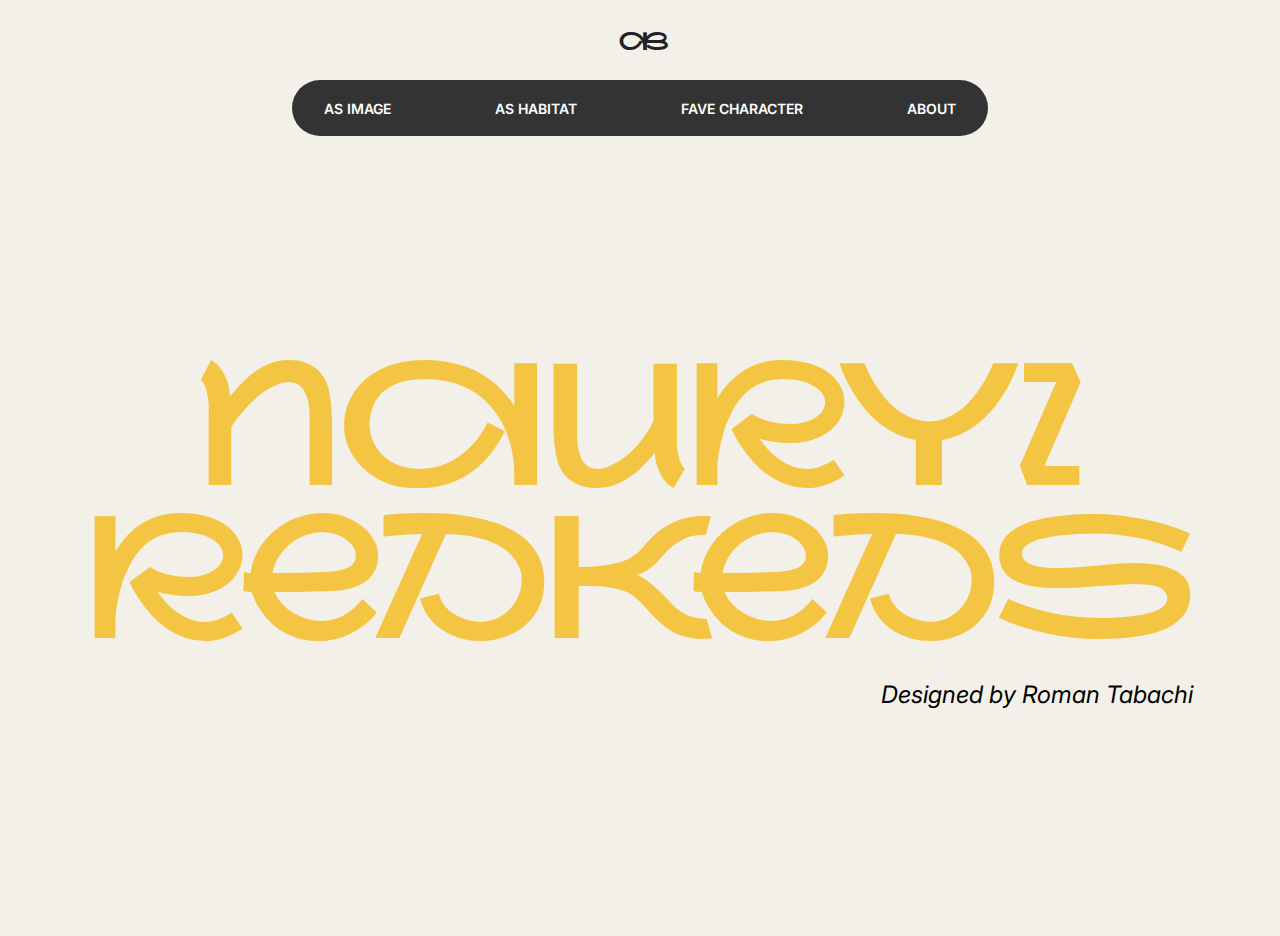
<file: index.html>
<!DOCTYPE html>
<html lang="en">
<head>
    <meta charset="UTF-8">
    <title>Nauryz Redkeds</title>
    <link rel="stylesheet" href="css/style.css">
    <link rel="preconnect" href="https://fonts.googleapis.com">
<link rel="preconnect" href="https://fonts.gstatic.com" crossorigin>
<link href="https://fonts.googleapis.com/css2?family=IBM+Plex+Mono:ital,wght@0,100;0,200;0,300;0,400;0,500;0,600;0,700;1,100;1,200;1,300;1,400;1,500;1,600;1,700&family=Inter:ital,opsz,wght@0,14..32,100..900;1,14..32,100..900&family=League+Spartan:wght@100..900&family=Orbitron:wght@400..900&display=swap" 
rel="stylesheet">
</head>

<body class="home">

    <header class="site-header">
        <div class="header-row">
          <a href="index.html" class="logo">
             <span class="logo-letter">AB</span>
            </a>
        <nav aria-label="Primary navigation">
            <ul class="nav-pill">
            <li><a href="asimage.html"  class="nav-link nav-link--image">AS IMAGE</a></li>
            <li><a href="habitat.html"  class="nav-link nav-link--habitat">AS HABITAT</a></li>
            <li><a href="fav.html"      class="nav-link nav-link--fave">FAVE CHARACTER</a></li>
            <li><a href="about.html"    class="nav-link nav-link--about">ABOUT</a></li>
            </ul>
        </nav>
        </div>
    </header>

    <main>
        <section id="home">
            <div class="hero-block">
            <div class="wrapper">
                <h1 class="hero-title">
                    nauryz <br>
                    redkeds
                </h1>
                 <p class="caption">Designed by Roman Tabachi</p>
            </div>
            </div>
        </section>
    </main>

</body>
</html>
</file>
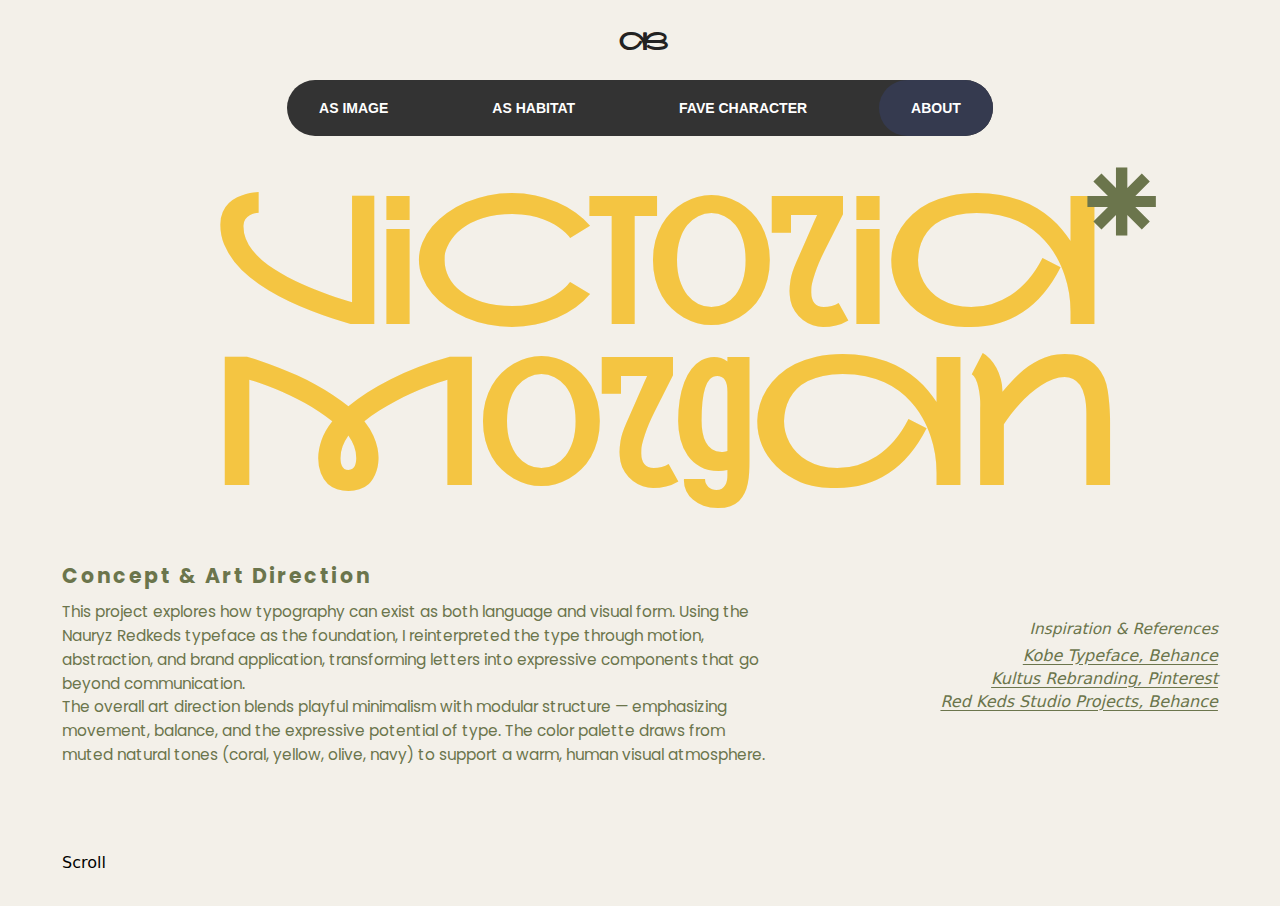
<file: about-me.html>
<!DOCTYPE html>
<html lang="en">
<head>
  <meta charset="UTF-8">
  <title>About Me– Nauryz Redkeds</title>
  <link rel="stylesheet" href="css/style.css">
  <link rel="stylesheet" href="css/about-me.css">
    <link rel="preconnect" href="https://fonts.googleapis.com">
<link rel="preconnect" href="https://fonts.gstatic.com" crossorigin>
<link href="https://fonts.googleapis.com/css2?family=Poppins:ital,wght@0,100;0,200;0,300;0,400;0,500;0,600;0,700;0,800;0,900;1,100;1,200;1,300;1,400;1,500;1,600;1,700;1,800;1,900&display=swap" rel="stylesheet">

  
</head>

<body data-nextpage="" data-prevpage="about.html" >

  <header class="site-header">
    <div class="header-row">
      <a href="index.html" class="logo">
        <span class="logo-letter">AB</span>
      </a>
      <nav aria-label="Primary navigation">
        <ul class="nav-pill">
          <li><a href="asimage.html"  class="nav-link nav-link--image">AS IMAGE</a></li>
          <li><a href="habitat.html"  class="nav-link nav-link--habitat">AS HABITAT</a></li>
          <li><a href="fav.html"      class="nav-link nav-link--fave">FAVE CHARACTER</a></li>
          <li><a href="about.html"    class="nav-link nav-link--about is-active">ABOUT</a></li>
        </ul>
      </nav>
    </div>
  </header>

  <main class="project-main">
    <!-- BIG NAME + STAR -->
    <section class="project-hero">
      <div class="project-name-wrap">
        <span class="project-label">Project by</span>

        <div class="project-name">
          <span class="project-line">viCtoriA</span>
          <span class="project-line">MorgAN</span>
        </div>
      </div>

      <div class="project-star">*</div>
    </section>

    <!-- COPY + REFERENCES -->
    <section class="project-body">
      <div class="project-copy">
        <h2 class="project-heading">Concept &amp; Art Direction</h2>

        <p>
          This project explores how typography can exist as both language and visual form.
          Using the Nauryz Redkeds typeface as the foundation, I reinterpreted the type
          through motion, abstraction, and brand application, transforming letters into
          expressive components that go beyond communication.

        </p>

        <p>
          The overall art direction blends playful minimalism with modular structure —
          emphasizing movement, balance, and the expressive potential of type. The color
          palette draws from muted natural tones (coral, yellow, olive, navy) to support
          a warm, human visual atmosphere.
        </p>
      </div>

      <aside class="project-refs">
        <p class="project-refs-heading">Inspiration &amp; References</p>
        <ul class="project-refs-list">
          <li><a href="https://www.behance.net/gallery/113000909/Kobe-Typeface" target="_blank">Kobe Typeface, Behance</a></li>
          <li><a href="https://www.pinterest.com/pin/668221663505263153/" target="_blank">Kultus Rebranding, Pinterest</a></li>
          <li><a href="https://www.behance.net/gallery/196325487/FREE-FONT-NAURYZREDKEDS" target="_blank">Red Keds Studio Projects, Behance</a></li>
        </ul>
      </aside>

      <p class="scroll-hint">
  Scroll 
</p>
    </section>
  </main>
<script src="scroll-nav.js"></script>
</body>
</html>
</file>
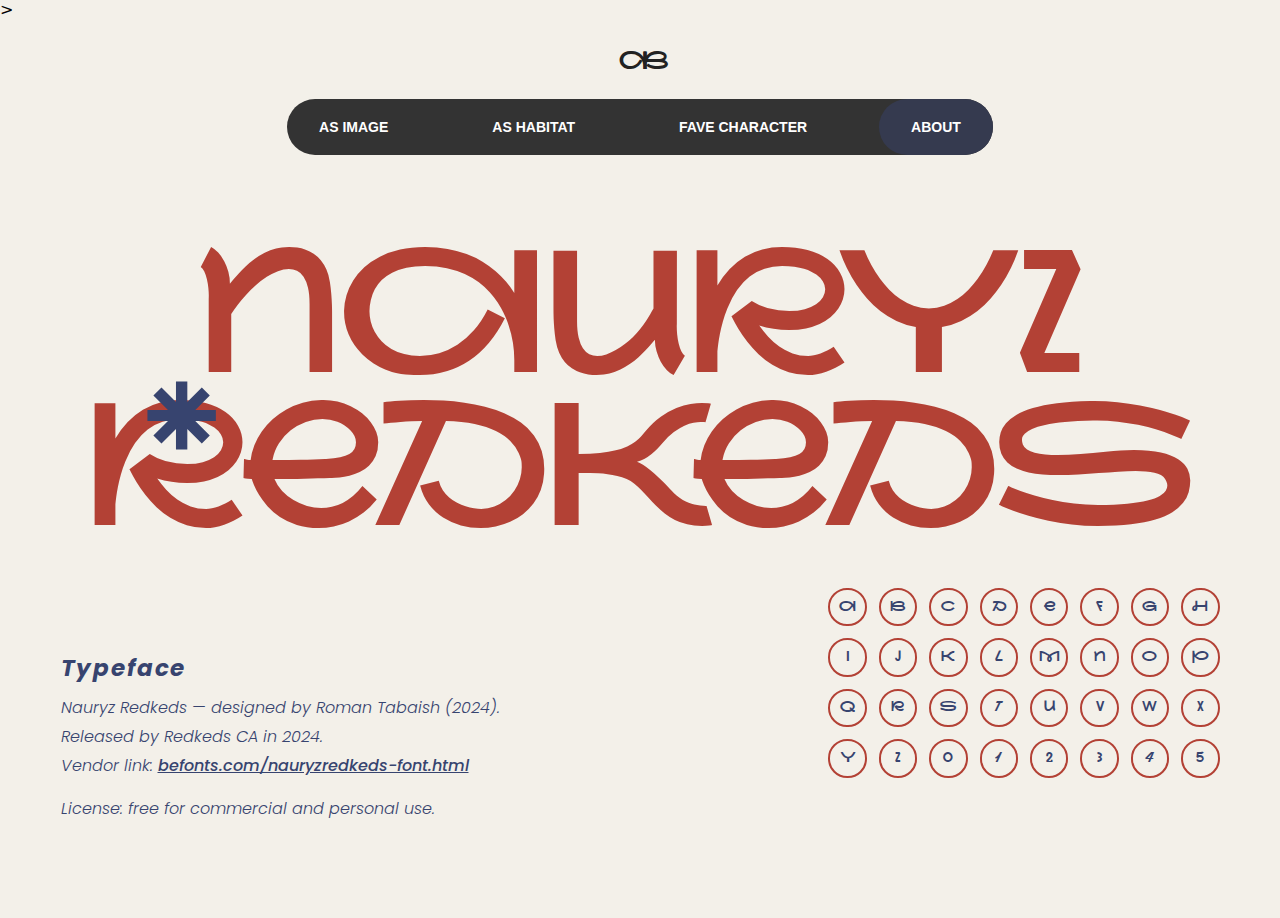
<file: about.html>
<!DOCTYPE html>
<html lang="en">
<head>
  <meta charset="UTF-8">
  <title>About – Nauryz Redkeds</title>
  <link rel="stylesheet" href="css/style.css">
  <link rel="stylesheet" href="css/about.css">
    <link rel="preconnect" href="https://fonts.googleapis.com">
<link rel="preconnect" href="https://fonts.gstatic.com" crossorigin>
<link href="https://fonts.googleapis.com/css2?family=Poppins:ital,wght@0,100;0,200;0,300;0,400;0,500;0,600;0,700;0,800;0,900;1,100;1,200;1,300;1,400;1,500;1,600;1,700;1,800;1,900&display=swap" rel="stylesheet">

  
</head>

<body data-nextpage="about-me.html" data-prevpage=""></body>>

  <header class="site-header">
    <div class="header-row">
      <a href="index.html" class="logo">
        <span class="logo-letter">AB</span>
      </a>
      <nav aria-label="Primary navigation">
        <ul class="nav-pill">
          <li><a href="asimage.html"  class="nav-link nav-link--image">AS IMAGE</a></li>
          <li><a href="habitat.html"  class="nav-link nav-link--habitat">AS HABITAT</a></li>
          <li><a href="fav.html"      class="nav-link nav-link--fave">FAVE CHARACTER</a></li>
          <li><a href="about.html"    class="nav-link nav-link--about is-active">ABOUT</a></li>
        </ul>
      </nav>
    </div>
  </header>

  <main class="about-main">
    <section class="about-hero">
      <div class="about-star">*</div>

      <div class="about-name">
        <span class="about-line">NAURYZ</span>
        <span class="about-line">REDKEDS</span>
      </div>
    </section>

    <section class="about-bottom">
      <div class="about-info">
        <h2 class="about-copy about-copy-title">Typeface</h2>

        <p class="about-copy">
          Nauryz Redkeds — designed by Roman Tabaish (2024).<br>
          Released by Redkeds CA in 2024.<br>
          Vendor link:
          <a href="https://befonts.com/nauryzredkeds-font.html" target="_blank">
            befonts.com/nauryzredkeds-font.html
          </a>
        </p>

        <p class="about-copy">
          License: free for commercial and personal use.
        </p>
      </div>

      <div class="glyph-wrap">
        <div class="glyph-grid glyph-letters">
          <span class="glyph">a</span>
          <span class="glyph">b</span>
          <span class="glyph">c</span>
          <span class="glyph">d</span>
          <span class="glyph">e</span>
          <span class="glyph">f</span>
          <span class="glyph">g</span>
          <span class="glyph">h</span>
          <span class="glyph">i</span>
          <span class="glyph">j</span>
          <span class="glyph">k</span>
          <span class="glyph">l</span>
          <span class="glyph">m</span>
          <span class="glyph">n</span>
          <span class="glyph">o</span>
          <span class="glyph">p</span>
          <span class="glyph">q</span>
          <span class="glyph">r</span>
          <span class="glyph">s</span>
          <span class="glyph">t</span>
          <span class="glyph">u</span>
          <span class="glyph">v</span>
          <span class="glyph">w</span>
          <span class="glyph">x</span>
          <span class="glyph">y</span>
          <span class="glyph">z</span>
          <span class="glyph">0</span>
          <span class="glyph">1</span>
          <span class="glyph">2</span>
          <span class="glyph">3</span>
          <span class="glyph">4</span>
          <span class="glyph">5</span>
        </div>
      </div>
    </section>
  </main>
<script src="scroll-nav.js"></script>
</body>
</html>
</file>
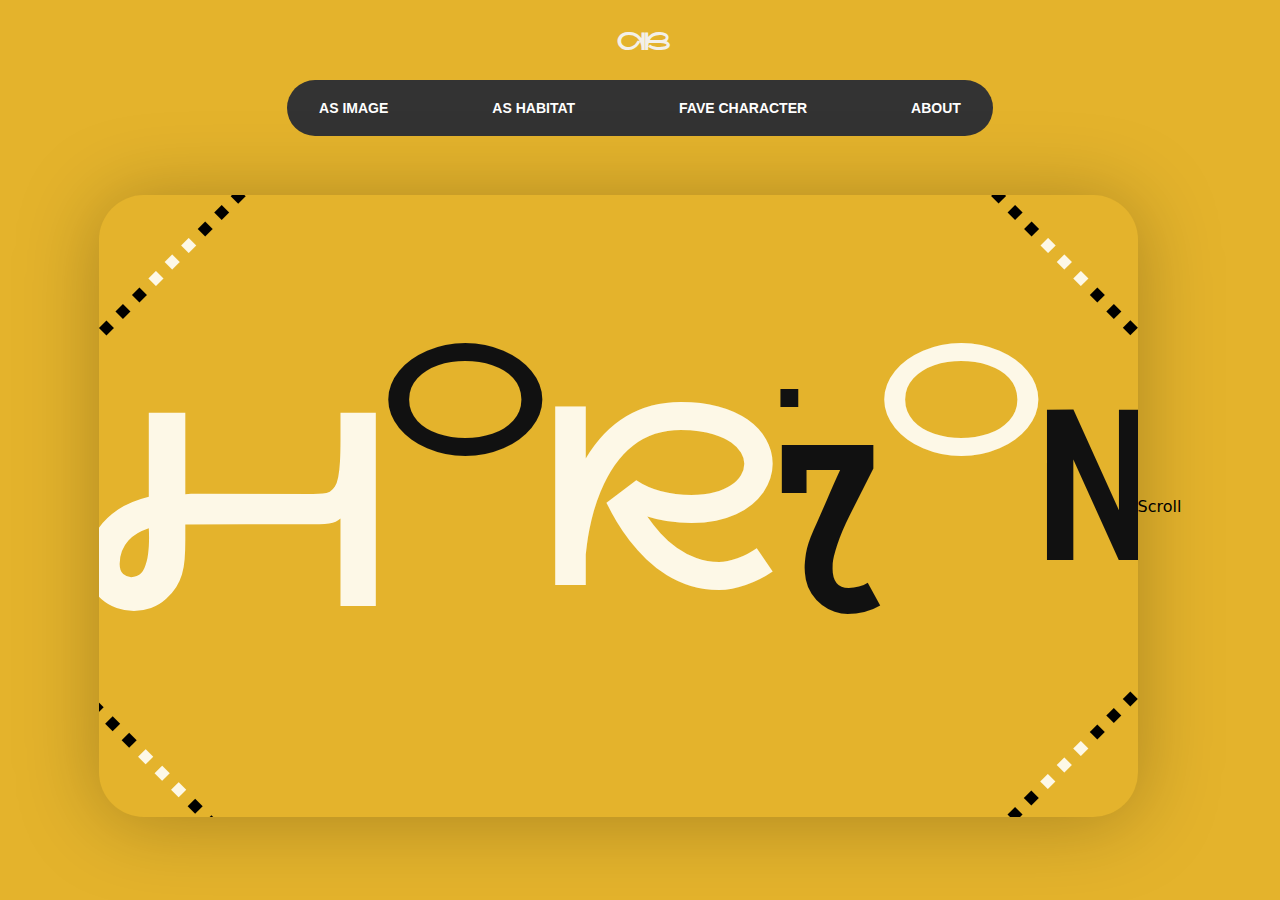
<file: asimage-yellow.html>
<!DOCTYPE html>
<html lang="en">
<head>
  <meta charset="UTF-8">
  <title>As Image – Yellow</title>
  <link rel="stylesheet" href="css/style.css">          
  <link rel="stylesheet" href="css/asimage-yellow.css"> 
</head>

<body data-nextpage="" data-prevpage="asimage.html">
  <header class="site-header">
    <div class="header-row">
      <a href="index.html" class="logo">
        <span class="logo-letter">A</span>
        <span class="logo-letter">B</span>
      </a>

      <nav aria-label="Primary navigation">
        <ul class="nav-pill">
          <li><a href="asimage.html"        class="nav-link nav-link--image">AS IMAGE</a></li>
          <li><a href="habitat.html"        class="nav-link nav-link--habitat">AS HABITAT</a></li>
          <li><a href="fav.html"            class="nav-link nav-link--fave">FAVE CHARACTER</a></li>
          <li><a href="about.html"          class="nav-link nav-link--about">ABOUT</a></li>
        </ul>
      </nav>
    </div>
  </header>

  <main>
    <section class="image-section">
      <div class="image-card">

        <h2 class="image-word">
          <span class="image-letter image-letter--H">H</span>
          <span class="image-letter image-letter--O image-letter--O1">O</span>
          <span class="image-letter image-letter--R">R</span>
          <span class="image-letter image-letter--I">.</span>
          <span class="image-letter image-letter--Z">ч</span> 
          <span class="image-letter image-letter--O image-letter--O2">O</span>
          <span class="image-letter image-letter--N">n</span>
        </h2>

        <div class="corner corner--tl">
             <span class="dot-black">■</span>
            <span class="dot-black">■</span>
            <span class="dot-black">■</span>

            <span class="dot-white">■</span>
            <span class="dot-white">■</span>
            <span class="dot-white">■</span>

            <span class="dot-black">■</span>
            <span class="dot-black">■</span>
            <span class="dot-black">■</span>
        </div>
        <div class="corner corner--tr">
             <span class="dot-black">■</span>
            <span class="dot-black">■</span>
            <span class="dot-black">■</span>

            <span class="dot-white">■</span>
            <span class="dot-white">■</span>
            <span class="dot-white">■</span>

            <span class="dot-black">■</span>
            <span class="dot-black">■</span>
            <span class="dot-black">■</span>
        </div>
        <div class="corner corner--bl">
             <span class="dot-black">■</span>
            <span class="dot-black">■</span>
            <span class="dot-black">■</span>

            <span class="dot-white">■</span>
            <span class="dot-white">■</span>
            <span class="dot-white">■</span>

            <span class="dot-black">■</span>
            <span class="dot-black">■</span>
            <span class="dot-black">■</span>
            <span class="dot-black">■</span>
        </div>
        <div class="corner corner--br">
             <span class="dot-black">■</span>
            <span class="dot-black">■</span>
            <span class="dot-black">■</span>

            <span class="dot-white">■</span>
            <span class="dot-white">■</span>
            <span class="dot-white">■</span>

            <span class="dot-black">■</span>
            <span class="dot-black">■</span>
            <span class="dot-black">■</span>
        </div>
 </div>
 <p class="scroll-hint">
  Scroll 
</p>
    
     
    </section>
  </main>
  <script src="scroll-nav.js"></script>
</body>
</html>
</file>
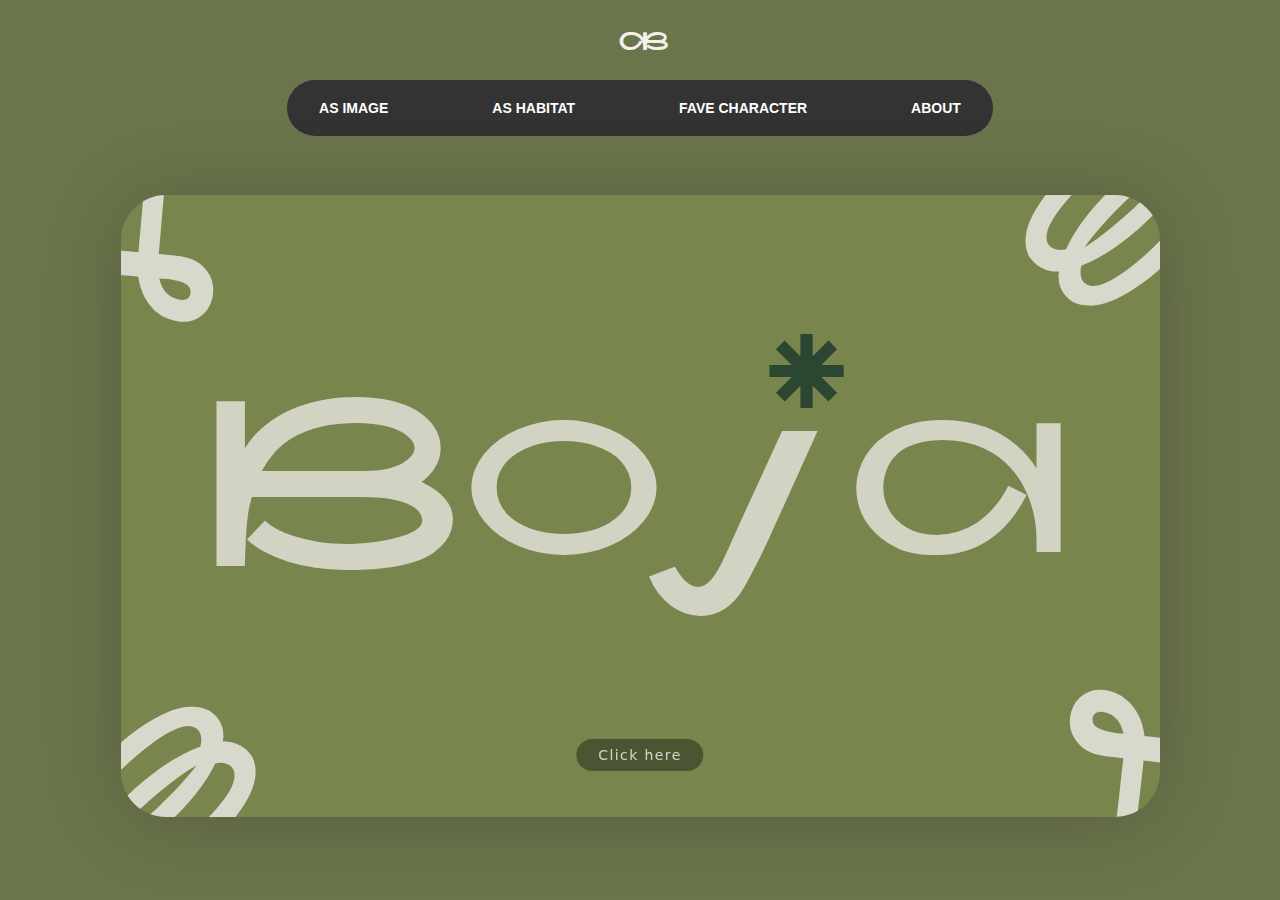
<file: asimage.html>
<!DOCTYPE html>
<html lang="en">
<head>
    <meta charset="UTF-8">
    <title>As Image </title>
    <link rel="stylesheet" href="css/style.css">
     <link rel="stylesheet" href="css/asimage.css">
</head>


<body data-nextpage="asimage-yellow.html" data-prevpage="">

    <header class="site-header">
        <div class="header-row">
             <a href="index.html" class="logo">
             <span class="logo-letter">AB</span>
            </a>
        <nav aria-label="Primary navigation">
            <ul class="nav-pill">
            <li><a href="asimage.html"  class="nav-link nav-link--image">AS IMAGE</a></li>
            <li><a href="habitat.html"  class="nav-link nav-link--habitat">AS HABITAT</a></li>
            <li><a href="fav.html"      class="nav-link nav-link--fave">FAVE CHARACTER</a></li>
            <li><a href="about.html"    class="nav-link nav-link--about">ABOUT</a></li>
            </ul>
        </nav>
        </div>
    </header>

   <main>
    <section class="image-section">
      <div class="image-card">
        <h2 class="image-word">
        <span class="image-char image-char--b">B</span>
        <span class="image-char image-char--o">O</span>
        <span class="image-char image-char--j">j</span>
        <span class="image-char image-char--a">A</span>
        </h2>


        <span class="image-letter image-letter--tl">з</span>
        <span class="image-letter image-letter--tr">H</span>
        <span class="image-letter image-letter--bl">з</span>
        <span class="image-letter image-letter--br">H</span>
        <span class="image-star">*</span>

        <a href="asimage-yellow.html" class="scroll-hint">Click here</a>
      </div>
    
    </section>
  </main>
 <!--  <script src="scroll-nav.js"></script> -->
</body>
</html>
</file>
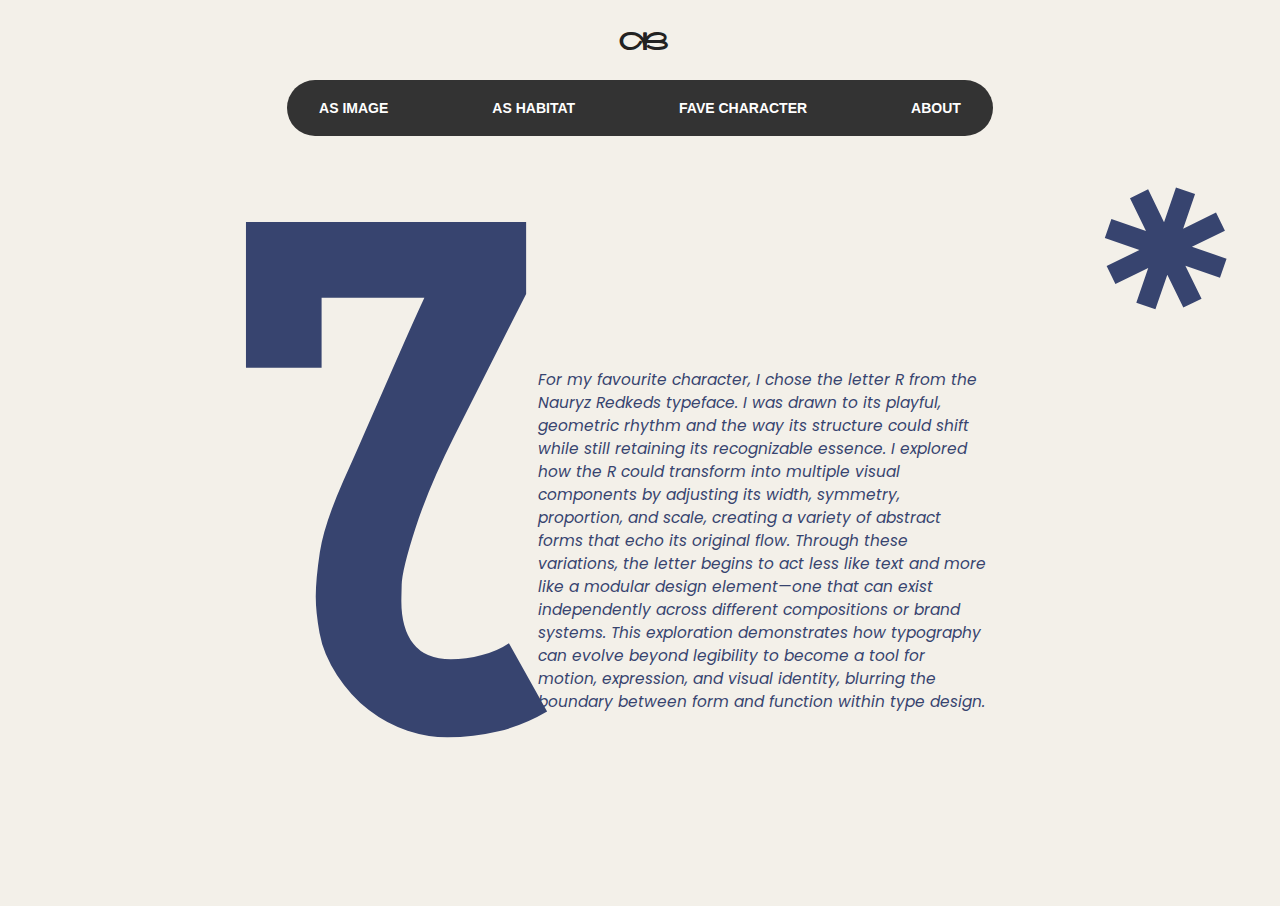
<file: fav.html>
<!DOCTYPE html>
<html lang="en">
<head>
    <meta charset="UTF-8">
    <title>Favorite Character- NauryzRedkeds </title>
    <link rel="stylesheet" href="css/style.css">
    <link rel="stylesheet" href="css/fav.css">
    <link rel="preconnect" href="https://fonts.googleapis.com">
<link rel="preconnect" href="https://fonts.gstatic.com" crossorigin>
<link href="https://fonts.googleapis.com/css2?family=Poppins:ital,wght@0,100;0,200;0,300;0,400;0,500;0,600;0,700;0,800;0,900;1,100;1,200;1,300;1,400;1,500;1,600;1,700;1,800;1,900&display=swap" rel="stylesheet">
</head>

<body>

    <header class="site-header">
        <div class="header-row">
            <a href="index.html" class="logo">
             <span class="logo-letter">AB</span>
            </a>
        <nav aria-label="Primary navigation">
            <ul class="nav-pill">
            <li><a href="asimage.html"  class="nav-link nav-link--image">AS IMAGE</a></li>
            <li><a href="habitat.html"  class="nav-link nav-link--habitat">AS HABITAT</a></li>
            <li><a href="fav.html"      class="nav-link nav-link--fave">FAVE CHARACTER</a></li>
            <li><a href="about.html"    class="nav-link nav-link--about">ABOUT</a></li>
            </ul>
        </nav>
        </div>
    </header>

<main class="fav-main">
 <section class="fav-hero">
    <div class="fav-left">
      <a href= "ascomp.html" class="fav-letter-link">
        <span class="fav-letter">r</span>
        <span class="fav-tag">cLick hErE</span>
      </a>
    </div>

    <div class="fav-right">
      <p>
          For my favourite character, I chose the letter R from the Nauryz Redkeds typeface.
          I was drawn to its playful, geometric rhythm and the way its structure could shift
          while still retaining its recognizable essence. I explored how the R could transform into multiple visual components by adjusting its
          width, symmetry, proportion, and scale, creating a variety of abstract forms that echo
          its original flow. Through these variations, the letter begins to act less like text and more like a modular
          design element—one that can exist independently across different compositions or brand
          systems. This exploration demonstrates how typography can evolve beyond legibility to become a tool
          for motion, expression, and visual identity, blurring the boundary between form and
          function within type design.
        </p>
    </div>

    <div class="fav-star">*</div>
  </section>

</main>

</body>
</html>
</file>
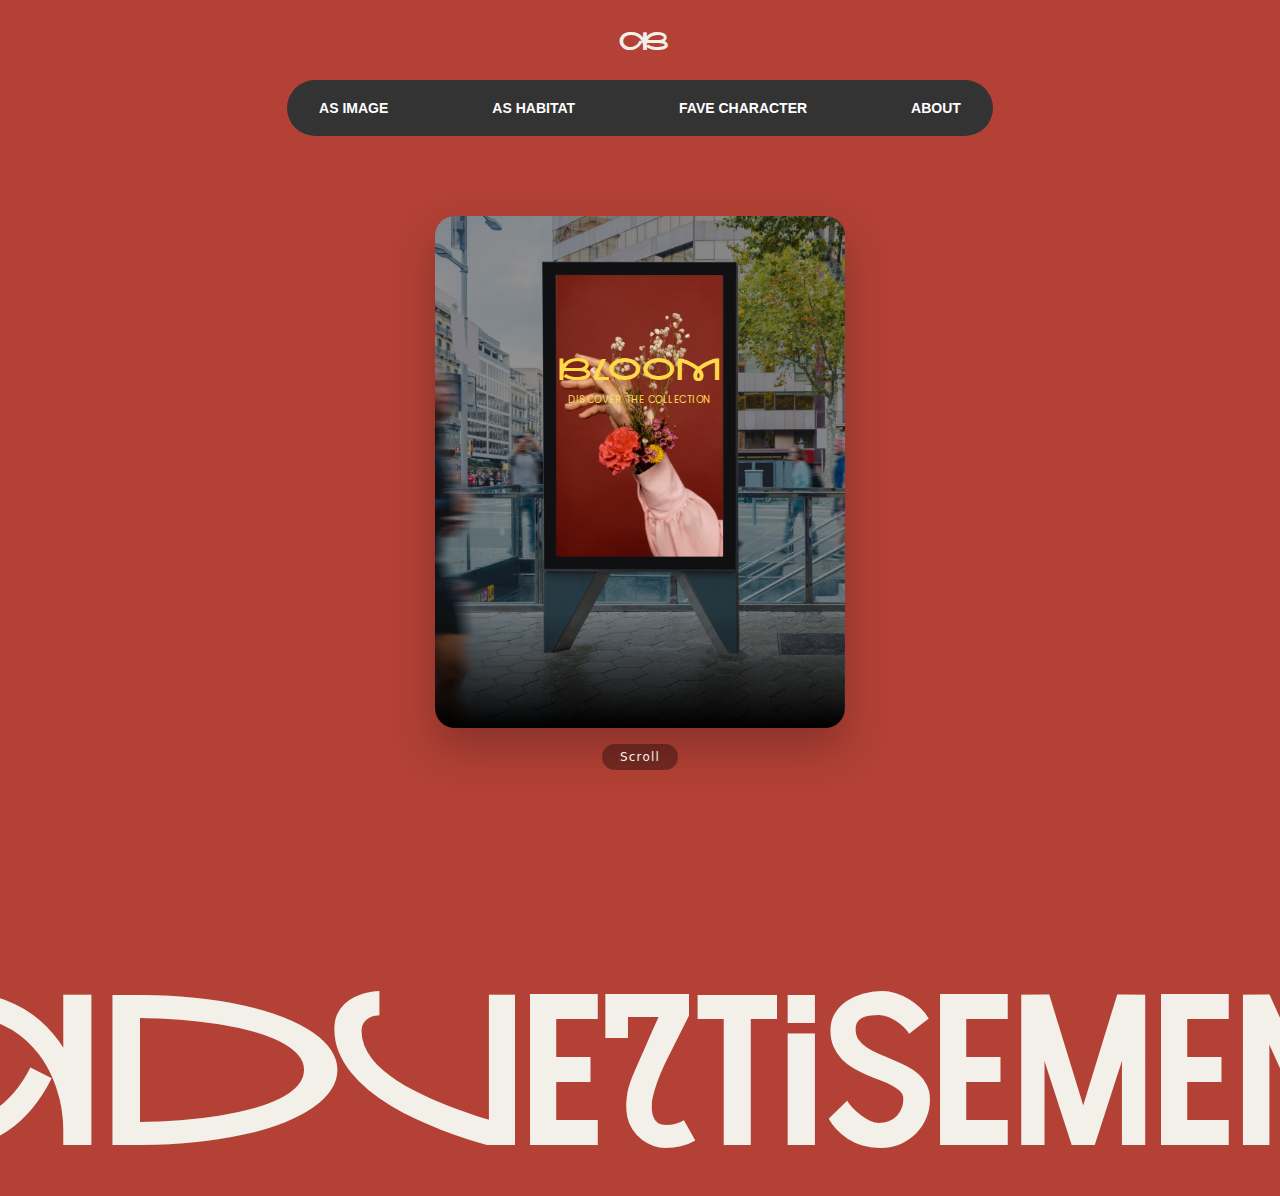
<file: habitat-ad.html>
<!DOCTYPE html>
<html lang="en">
<head>
    <meta charset="UTF-8">
    <title>In Habitat</title>
    <link rel="stylesheet" href="css/style.css">
    <link rel="stylesheet" href="css/habitat-ad.css">
    <link rel="preconnect" href="https://fonts.googleapis.com">
<link rel="preconnect" href="https://fonts.gstatic.com" crossorigin>
<link href="https://fonts.googleapis.com/css2?family=Poppins:ital,wght@0,100;0,200;0,300;0,400;0,500;0,600;0,700;0,800;0,900;1,100;1,200;1,300;1,400;1,500;1,600;1,700;1,800;1,900&display=swap" rel="stylesheet">
</head>

<body  data-nextpage="habitat-pk.html" data-prevpage="habitat.html">

    <header class="site-header">
        <div class="header-row">
            <a href="index.html" class="logo">
             <span class="logo-letter">AB</span>
            </a>
        <nav aria-label="Primary navigation">
            <ul class="nav-pill">
            <li><a href="asimage.html"  class="nav-link nav-link--image">AS IMAGE</a></li>
            <li><a href="habitat.html"  class="nav-link nav-link--habitat">AS HABITAT</a></li>
            <li><a href="fav.html"      class="nav-link nav-link--fave">FAVE CHARACTER</a></li>
            <li><a href="about.html"    class="nav-link nav-link--about">ABOUT</a></li>
            </ul>
        </nav>
        </div>
    </header>

<main>
    <section id="page" class="ad-main">
        <div class="ad-frame">
            <img src="images/billboard.png" alt="Bloom billboard" class="ad-image">
           <div class="board">
             <span class="board-main">BLOOM</span>
             <span class="board-sub">DISCOVER THE COLLECTION</span>
        </div>
         <p class="scroll-hint">
  Scroll 
</p>
        <h1 class="page-title">Advertisement</h1> 
        </div>
    </section>
</main>
<script src="scroll-nav.js"></script>
</body>
</html>
</file>
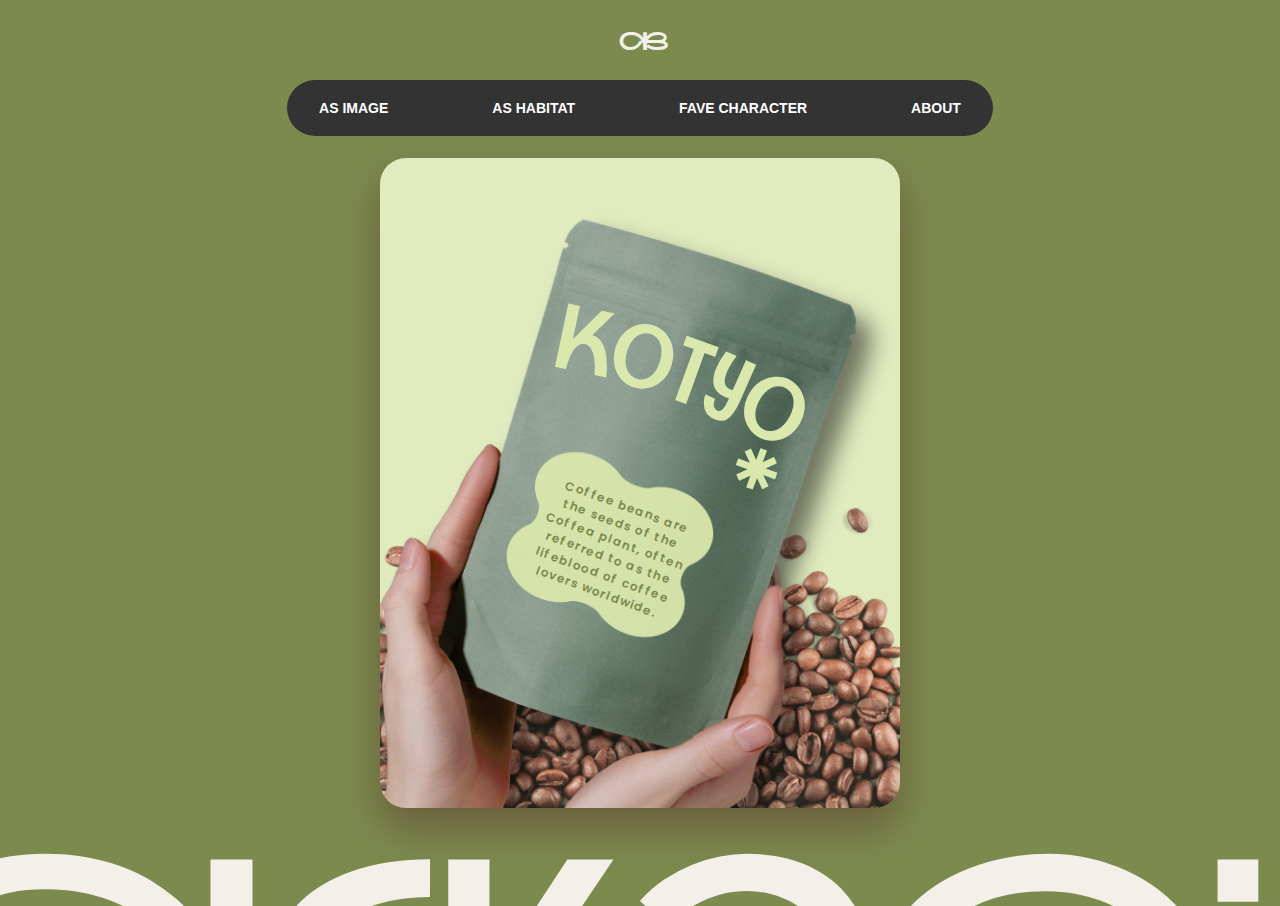
<file: habitat-pk.html>
<!DOCTYPE html>
<html lang="en">
<head>
    <meta charset="UTF-8">
    <title>In Habitat</title>
    <link rel="stylesheet" href="css/style.css">
    <link rel="stylesheet" href="css/habitat-pk.css">
    <link rel="preconnect" href="https://fonts.googleapis.com">
<link rel="preconnect" href="https://fonts.gstatic.com" crossorigin>
<link href="https://fonts.googleapis.com/css2?family=Poppins:ital,wght@0,100;0,200;0,300;0,400;0,500;0,600;0,700;0,800;0,900;1,100;1,200;1,300;1,400;1,500;1,600;1,700;1,800;1,900&display=swap" rel="stylesheet">
</head>

<body>

    <header class="site-header">
        <div class="header-row">
            <a href="index.html" class="logo">
             <span class="logo-letter">AB</span>
            </a>
        <nav aria-label="Primary navigation">
            <ul class="nav-pill">
            <li><a href="asimage.html"  class="nav-link nav-link--image">AS IMAGE</a></li>
            <li><a href="habitat.html"  class="nav-link nav-link--habitat">AS HABITAT</a></li>
            <li><a href="fav.html"      class="nav-link nav-link--fave">FAVE CHARACTER</a></li>
            <li><a href="about.html"    class="nav-link nav-link--about">ABOUT</a></li>
            </ul>
        </nav>
        </div>
    </header>

<main>
    <section id="page" class="pk-main">
        <div class="pk-frame">
            <img src="images/package.png" alt="Coffee package" class="pk-image">
           <div class="package">
            <div class="pk-logo-wrap">
                <span class="pk-logo-char">k</span>
                <span class="pk-logo-char">o</span>
                <span class="pk-logo-char">t</span>
                <span class="pk-logo-char">y</span>
                <span class="pk-logo-char">o</span>
                <span class="pk-star">*</span>
            </div>
               <p class="pk-sub">
                Coffee beans are<br>
                the seeds of the<br>
                Coffea plant, often<br>
                referred to as the<br>
                lifeblood of coffee<br>
                lovers worldwide.
            </p>
            </div>

        <h1 class="page-title">PAckaGinG</h1> 
        </div>
    </section>
</main>

</body>
</html>
</file>
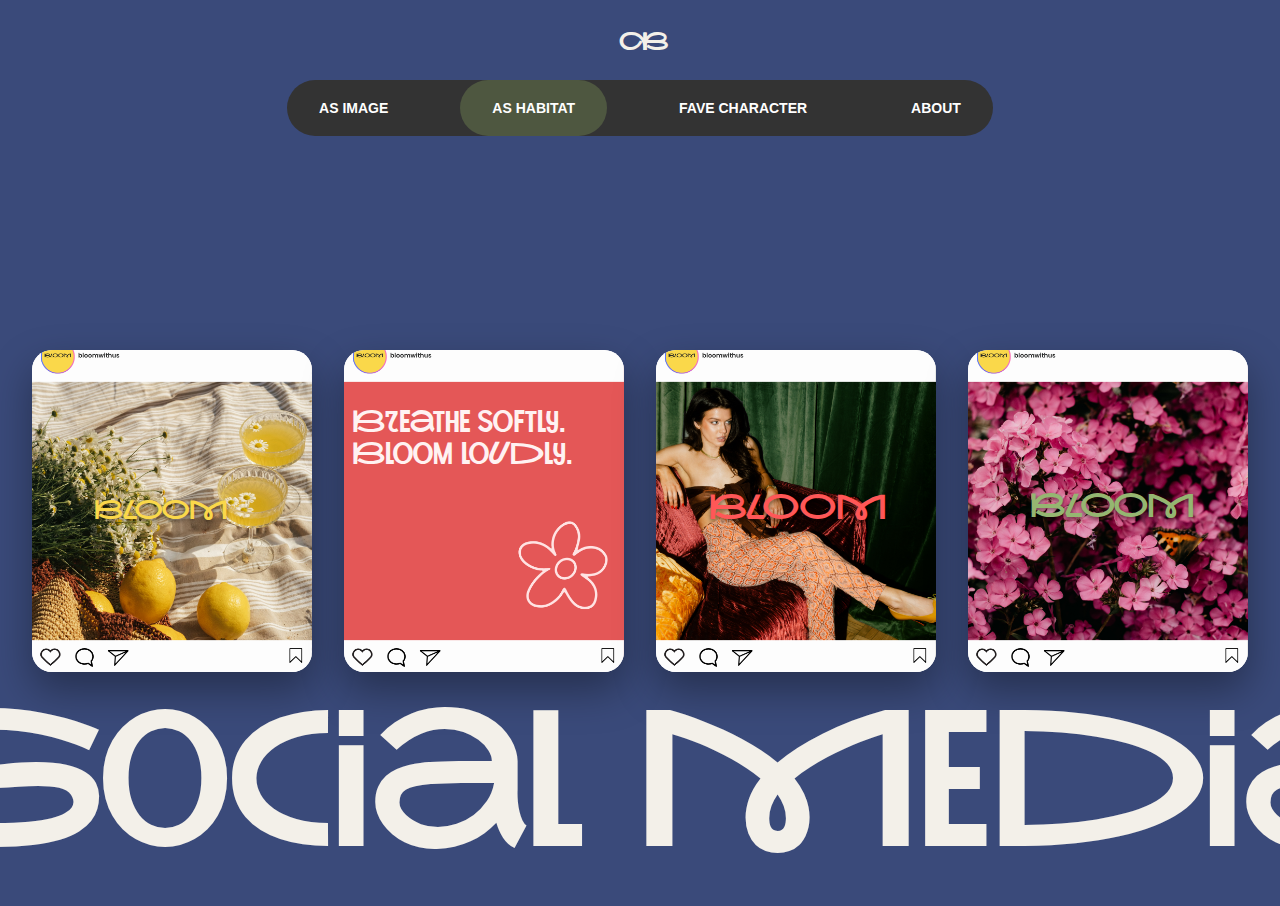
<file: habitat.html>
<!DOCTYPE html>
<html lang="en">
<head>
  <meta charset="UTF-8">
  <title>In Habitat</title>

  <!-- Global styles (your existing file) -->
  <link rel="stylesheet" href="css/style.css">
  <!-- Page-specific styles -->
  <link rel="stylesheet" href="css/habitat.css">
</head>

<body data-nextpage="habitat-ad.html" data-prevpage="">
  <header class="site-header">
    <div class="header-row">
      <a href="index.html" class="logo">
        <span class="logo-letter">AB</span>
      </a>

      <nav aria-label="Primary navigation">
        <ul class="nav-pill">
          <li><a href="asimage.html"  class="nav-link nav-link--image">AS IMAGE</a></li>
          <li><a href="habitat.html"  class="nav-link nav-link--habitat is-active">AS HABITAT</a></li>
          <li><a href="fav.html"      class="nav-link nav-link--fave">FAVE CHARACTER</a></li>
          <li><a href="about.html"    class="nav-link nav-link--about">ABOUT</a></li>
        </ul>
      </nav>
    </div>
  </header>

  <main>
    <section id="page" class="habitat-main">
      <div class="habitat-frame">

        <!-- Card row -->
        <div class="cards-row" aria-label="Bloom social media posts">
          <article class="card">
            <img src="images/lemon.png" alt="Lemon picnic scene">
            <span class="card-label card-label--lemon">BLOOM</span>
          </article>

          <article class="card">
            <img src="images/type.png" alt="Breathe softly, bloom loudly type">
            <span class="card-label card-label--type">
              Breathe softly.<br>Bloom loudly.
            </span>
          </article>

          <article class="card">
            <img src="images/woman.png" alt="Woman lounging on red sofa">
            <span class="card-label card-label--woman">BLOOM</span>
          </article>

          <article class="card">
            <img src="images/flower.png" alt="Pink flowers close up">
            <span class="card-label card-label--flower">BLOOM</span>
          </article>
          
        </div>
     
        <h1 class="page-title">Social Media</h1>

      </div>
    </section>
  </main>

 <!-- <script src="scroll-nav.js"></script> -->
</body>
</html>
</file>
<file: css/style.css>
* {
  box-sizing: border-box;
  margin: 0;
  padding: 0;
}

html, body {
  min-height: 100vh;
  background-color: #F3F0E9;
  font-family: system-ui, sans-serif;
}


@font-face {
    font-family: "NauryzRedkeds";
    src: url("../font/NAURYZREDKEDS.ttf") format("truetype");
    font-weight: normal;
    font-style: normal;
}



.site-header {
  display: flex;
  flex-direction: column;
  align-items: center;   
  gap: 48px;
  padding-top: 32px;
}


.logo {
  display: flex;
  gap: 4px;              
  text-decoration: none;
  justify-content: center;
}

.logo-letter {
  font-family: "NauryzRedkeds", sans-serif;
  font-size: 24px; 
  font-weight: 200;     
  color: #222222;
  line-height: 1;
   letter-spacing: -0.3em; 
}

   .home .logo-letter {
  animation: titleColorCycle 12s infinite cubic-bezier(0.4, 0.0, 0.2, 1);
}
  

.nav-pill {
  list-style: none;
  display: flex;
  align-items: center;
  gap: 40px;             
  padding: 0px;
  height: 56px;
  background-color: #333333; 
  border-radius: 999px;
  margin-top: 24px;
}


.nav-link {
  display: flex;
  align-items: center;
  justify-content: center;
  height: 100%;
  padding: 0 32px;
  border-radius: 999px;
  text-decoration: none;
  color: #ffffff;
  font-family: "Inter", sans-serif;
  font-size: 14px;
  font-weight: 600;
  text-transform: uppercase;
  transition: background-color 0.25s ease, color 0.25s ease;
}

.nav-pill li {
  height: 100%;
  display: flex;
  align-items: stretch;
}

.nav-link--image:hover,
.nav-link--image.is-active {
  background-color: #7C3C33;
}

.nav-link--habitat:hover,
.nav-link--habitat.is-active {
  background-color: #4E5740;
}

.nav-link--fave:hover,
.nav-link--fave.is-active {
  background-color: #7B6A32;
}

.nav-link--about:hover,
.nav-link--about.is-active {
  background-color: #353A4F;
}


.primary-nav {
  list-style: none;
  display: flex;
  gap: 24px;
}

.primary-nav a {
  text-decoration: none;
  color: black;
}

.wrapper {
  min-height: calc(100vh - 100px); 
  display: flex;
  flex-direction: column;
  align-items: center;
  justify-content:center;
  background-color: #F3F0E9;
  text-align: center;
}
.hero-block {
  max-width: 1207px;  
  width: 90%; 
  margin: 0 auto;       
  display: flex;
  flex-direction: column;
  align-items: center; 
}

.hero-title {
  font-family: "NauryzRedkeds", sans-serif;
  text-align: center;
  font-size: clamp(80px, 15vw, 170px);
  line-height: 0.9;
  color: #F4C542;
  text-transform: uppercase;

  animation: titleColorCycle 12s infinite;
  animation-timing-function: cubic-bezier(0.4, 0.0, 0.2, 1);

}


.caption {
  font-family: "Inter", sans-serif;
  font-size: 24px;
  font-style: italic;
  line-height: 100%;
  color: #000000;
  width: 352px;         
  text-align: right;   
  margin-top: 12px;  
  align-self: flex-end; 
}

.section-screen {
  min-height: 100vh;            /* full viewport height */
  scroll-snap-align: start;
  display: flex;
  align-items: center;          /* center your content, optional */
  justify-content: center;
  padding: 80px 48px 48px;      /* top padding so header doesn’t cover content */
}

/* optional: little pill at bottom as a hint 
.scroll-hint {
  position: fixed;
  bottom: 204px;
  left: 50%;
  transform: translateX(-50%);
  padding: 6px 16px;
  border-radius: 999px;
  background: #2f3225;
  color: #fff;
  font-size: 14px;
  z-index: 999;
  opacity: 0.4;
}

*/

@keyframes titleColorCycle {
  0%   { color: #F4C542; }
  25%  { color: #3A4A7A; }
  50%  { color: #B34135; }
  75%  { color: #6B754C; }
  100% { color: #F4C542; }
}
</file>
<file: css/about-me.css>
:root{
  --cream:#F3F0E9;
  --yellow:#F4C542;
  --olive:#6B754C;
  --header-h:130px; /* matches other pages */
}

*{ box-sizing:border-box; margin:0; padding:0; }

html,body{
  height:100%;
  background:var(--cream);
  font-family:system-ui,sans-serif;
  overflow:hidden; /* ✅ no page scroll */
}

/* ----------------------------------------------------
   FRAME (one screen, same start as other pages)
---------------------------------------------------- */
.project-main{
  position:relative;
  width:min(1207px, 100%);
  height:calc(100vh - var(--header-h));
  margin:0 auto;
  padding:clamp(12px, 2vw, 36px);
  overflow:hidden;
}

/* ----------------------------------------------------
   HERO (name + label + star)
---------------------------------------------------- */
.project-hero{
  position:relative;
  height:55%;                 /* top half of frame */
  display:flex;
  align-items:center;
  justify-content:center;
}

/* wrapper so label can sit beside */
.project-name-wrap{
  position:relative;
  display:flex;
  align-items:flex-start;
  gap:clamp(16px, 2vw, 40px);
}

/* vertical “Project by” */
.project-label{
  font-family:"Poppins", sans-serif;
  font-weight:700;
  font-size:clamp(12px, 1.2vw, 18px);
  color:var(--cream);
  writing-mode:vertical-rl;
  text-orientation:mixed;
  transform:rotate(180deg);
  margin-top:clamp(6px, 1vh, 12px);
}

/* big two-line name */
.project-name{
  text-align:center;
}

.project-line{
  display:block;
  font-family:"NauryzRedkeds", sans-serif;
  font-size:clamp(88px, 14vw, 180px);
  line-height:0.9;
  color:var(--yellow);
}

/* star in top-right of hero */
.project-star{
  position: absolute;
  top:clamp(0px, 2vh, 30px);
  right: clamp(20px, 4vw, 80px); 
  font-family: "NauryzRedkeds", sans-serif;
  font-size:clamp(160px, 18vw, 320px);
  color:var(--olive);
  line-height:0.8;
  pointer-events: none;
}

/* ----------------------------------------------------
   BODY (copy left + refs right)
---------------------------------------------------- */
.project-body{
  position:absolute;
  left:0;
  right:0;
  bottom:0;
  height:45%;                    /* bottom half */
  display:grid;
  grid-template-columns: 1fr auto;
  gap:clamp(24px, 4vw, 80px);
  align-items:start;
  padding:0 clamp(12px, 2vw, 36px);
}

/* left text */
.project-copy{
  max-width:clamp(420px, 55vw, 780px);
  font-family: "Poppins", sans-serif;
  line-height:1.55;
  font-size:clamp(12px, 1.2vw, 18px);
  color: #6B754C;
}

/* heading */
.project-heading{
  font-weight:700;
  letter-spacing:0.12em;
  font-size:clamp(16px, 1.6vw, 28px);
  margin-bottom:clamp(8px, 1vh, 14px);
}

/* right references */
.project-refs {
  position: relative;
  top: 60px;      /* ⬅️ was +60px */
  text-align: right;
  font-style: italic;
  color: #6B754C;
  width: 320px;
}

/* refs title */
.project-refs-heading{
  font-weight:500;
  margin-bottom:8px;
  font-size:clamp(12px, 1.2vw, 18px);
}

/* list */
.project-refs-list{
  list-style: none;
}
.project-refs-list li + li{ margin-top:4px; }

.project-refs a{
  color:var(--olive);
  text-decoration: underline;
  text-underline-offset:3px;
}

/* ----------------------------------------------------
   CLICK HERE pill (center-right, inside frame)
.scroll-hint{
  position: absolute;
  right:clamp(24px, 4vw, 60px);
  top:50%;
  transform:translateY(-50%);
  padding:6px 18px;
  border-radius:999px;
  background:#252525;
  color:var(--cream);
  font-size:clamp(12px, 1vw, 14px);
  letter-spacing:0.1em;
  text-decoration: none;
  opacity:0.9;            
}
.scroll-hint:hover{ 
  opacity:1;
---------------------------------------------------- */
                  } 

/* ----------------------------------------------------
   smaller screens
---------------------------------------------------- */
@media (max-width: 900px){
  .project-hero{ height:50%; }
  .project-body{
    height:50%;
    grid-template-columns:1fr;
  }
  .project-refs{
    text-align: left;
    width:100%;
    margin-top:12px;
  }
  .scroll-hint{
    right:50%;
    transform:translate(50%, -50%);
  }
}
</file>
<file: css/about.css>
* {
  box-sizing: border-box;
  margin: 0;
  padding: 0;
}

html, body {
  min-height: 100vh;
  background-color: #F3F0E9;
  font-family: system-ui, sans-serif;
  overflow-x: hidden; /* allow big type without side scroll */
}

/* ----------------------------------------------------
   PAGE WRAPPER (match other pages)
---------------------------------------------------- */
.about-main {
  width: min(1207px, 100%);
  margin: 70px auto 80px;  /* ✅ same top start as other pages */
  padding: 0 24px;         /* small responsive gutter */
  position: relative;
}

/* ----------------------------------------------------
   HERO / TITLE AREA
---------------------------------------------------- */
.about-hero {
  position: relative;
  display: flex;
  flex-direction: column;
  align-items: center;
  margin-bottom: clamp(80px, 10vh, 146px);
  padding-top: clamp(10px, 3vh, 30px); /* gentle consistent drop */
}

.about-name {
  text-align: center;
}

/* Two-line title */
.about-line {
  display: block;
  font-family: "NauryzRedkeds", sans-serif;
  font-size: clamp(96px, 14vw, 170px);
  line-height: 0.9;
  color: #B34135;
}

/* Star beside title */
.about-star {
  position: absolute;
  left: clamp(20px, 6vw, 100px); 
  bottom: clamp(-20px, -3vh, -40px);
  font-family: "NauryzRedkeds", sans-serif;
  font-size: clamp(200px, 18vw, 340px);
  color: #37446F;
  line-height: 0.8;
  pointer-events: none;
}

/* ----------------------------------------------------
   BOTTOM ROW LAYOUT
---------------------------------------------------- */
.about-bottom {
  display: grid;
  grid-template-columns: 1fr auto;
  gap: clamp(32px, 6vw, 100px);
  align-items: start;
  width: 100%;
}

/* Left info block */
.about-info {
  width: min(520px, 100%);  /* ✅ no negative margins */
}

/* Body copy */
.about-copy {
  font-family: "Poppins", system-ui, sans-serif;
  font-size: clamp(14px, 1.4vw, 16px);
  line-height: 1.8;
  color: #37446F;
  font-weight: 300;
  font-style: italic;
  margin-bottom: 14px;
}

/* "Typeface" label line */
.about-copy-title {
  display: block;
  font-weight: 700;
  font-size: clamp(15px, 1.8vw, 24px);
  letter-spacing: 0.08em;
  margin-bottom: 5px;
}

/* Links */
.about-copy a {
  color: #37446F;
  text-decoration: underline;
  font-weight: 500;
}

/* ----------------------------------------------------
   GLYPH GRID (right side)
---------------------------------------------------- */
.glyph-wrap {
  justify-self: end;   /* keeps grid on right */
}

/* 8 per row */
.glyph-grid {
  display: grid;
  grid-template-columns: repeat(8, clamp(34px, 3vw, 44px));
  gap: clamp(8px, 1.1vw, 12px);
  justify-content: end;
/*  margin-top: clamp(-30px, -3vw, -50px); */
  margin-top: clamp(-60px, -6vw, -100px); 
}

/* Circle glyphs */
.glyph {
 width: clamp(34px, 3vw, 44px);
height: clamp(34px, 3vw, 46px);
  border-radius: 50%;
  border: 2px solid #B34135;
  display: flex;
  align-items: center;
  justify-content: center;
  font-family: "NauryzRedkeds", sans-serif;
  font-size: clamp(12px, 1.1vw, 16px);
  color: #37446F;
  text-transform: uppercase;
}

.scroll-hint {
  margin: 10px 0 40px;
  padding: 6px 18px;
  border-radius: 999px;
  background-color: rgba(0, 0, 0, 0.35);
  color: #F3F0E9;
  font-size: 14px;
  letter-spacing: 0.1em;
  transition: background-color 0.25s ease;
}

.scroll-hint:hover {
  background-color: rgba(0, 0, 0, 0.55);
}  

@media (max-width: 900px) {
  .about-bottom {
    grid-template-columns: 1fr;
  }

  .glyph-wrap {
    justify-self: center;
    margin-top: 24px;
  }

  .glyph-grid {
    justify-content: center;
  }

  .about-star {
    left: clamp(-60px, -8vw, -160px);
  }
}
</file>
<file: css/asimage-yellow.css>
html,
body {
  min-height: 100vh;
  margin: 0;
  background-color: #E4B32C;    
  font-family: "Inter", system-ui, sans-serif;
}


.logo-letter {
  color: #F3F0E9;
}


.image-section {
  min-height: calc(100vh - 160px);
  display: flex;
  align-items: center;
  justify-content: center;
}


.image-card {
  position: relative;
  width: 1039px;
  height: 622px;
  background-color: #E4B32C;     
  border-radius: 45px;
  filter: drop-shadow(0 4px 40px rgba(0, 0, 0, 0.25));
  overflow: hidden;
}


.image-word {
  position: absolute;
  inset: 0;
  display: flex;
  align-items: center;
  justify-content: center;

}

.image-letter {
  font-family: "NauryzRedkeds", sans-serif;
  font-weight: 700;
  color: #FDF8E7;      
  line-height: 0.8;
}


.image-letter--H {
  font-size: 270px;
  transform: translateY(30px);
}

.image-letter--O {
  font-size: 150px;
}

.image-letter--O1 {
  color: #111111;
   transform: translateY(-90px);
  
}


.image-letter--O2 {
  transform: translateY(-90px);
}

.image-letter--R {
  font-size: 250px;
  transform: translateY(15px);
}

.image-letter--I {
  position: absolute;
  font-size: 140px;     
   top: 120px;
  left: 675px;
  color:#111111;
}

.image-letter--Z {
  font-size: 230px;
  transform: translateY(45px);
  color: #111111;
}

.image-letter--N {
  font-size: 210px;
  color: #111111;      
}
.corner {
  position: absolute;
  font-family: "NauryzRedkeds", sans-serif;
  font-weight: 700;
  font-size: 22px;
  pointer-events: none;
}

.corner span {
  display: inline-block;
  margin-right: 4px;
}

/* COLORS */
.dot-black { color: #000; }
.dot-white { color: #FDF8E7; }


/* top-left */
.corner--tl {
  top: 55px;
  left: -30px;
  transform: rotate(135deg);
}

/* top-right */
.corner--tr {
top: 55px;
  right: -30px;
  transform: rotate(45deg);
}

/* bottom-left */
.corner--bl {
  bottom: 40px;
  left: -60px;
  transform: rotate(-135deg);
}

/* bottom-right */
.corner--br {
  bottom: 40px;
  right: -30px;
  transform: rotate(-45deg);
}
</file>
<file: css/asimage.css>
html, body {
  min-height: 100vh;
  background-color: #6B754C; 
  font-family: "Inter", system-ui, sans-serif;
}

.logo-letter {
  color: #F3F0E9; 
}

.image-section {
  min-height: calc(100vh - 160px);
  display: flex;
  align-items: center;
  justify-content: center;
}

.image-card {
  position: relative;
  width: 1039px;
  height: 622px;
  background-color: #7C8A4E;
  opacity: 0.77;
  border-radius: 45px;
  filter: drop-shadow(0 4px 40px rgba(0, 0, 0, 0.25));
  overflow: hidden;
}

.image-card::after {
  content: "";
  position: absolute;
  inset: 0;
  pointer-events: none;
  border-radius: inherit;

  background-image: url("[data-uri]");
  
  opacity: .85; /* looks like Figma 25–30% */
  mix-blend-mode: multiply;

  /* absolutely no repeating grid */
  background-size: 200px 200px;
}

.image-word {
  position: absolute;
  inset: 0;
  display: flex;
  align-items: center;
  justify-content: center;
  gap: 12px; 
}

.image-char {
  font-family: "NauryzRedkeds", sans-serif;
  font-weight: 700;
  color: #F3F0E9;
}

.image-char--b { font-size: 230px; }
.image-char--o { font-size: 180px; }
.image-char--j {
     font-size: 250px;
     transform: translateX(-22px) translateY(40px);
    
     
 }
.image-char--a { font-size: 180px; }


.image-letter {
  position: absolute;
  font-family: "NauryzRedkeds", sans-serif;
  font-size: 180px;
  font-weight: 700;
  color: #F9F7F3;
}

.image-letter--br { 
    top: -72px; 
    left: -52px; 
    width: 201.964px;
    transform: rotate(-84.981deg);
 }

.image-letter--tl {
    top: -90px;
    right: -40px; 
    transform: rotate(136.577deg); 
}

.image-letter--bl { 
    bottom: -90px; 
    left: -40px; 
    transform: rotate(-42.112deg);
}

.image-letter--tr { 
    bottom: -72px; 
    right: -52px; 
    transform: rotate(96deg); 
    width: 201.964px;
    transform: rotate(96.521deg);
}

.image-star {
  position: absolute;
  top: 45%;
  left: 66%;
  transform: translate(-50%, -60%);
  font-family: "NauryzRedkeds", sans-serif;
  color: #1A3A2A;
  font-size: 250px;
  font-style: normal;
  font-weight: 700;
  line-height: normal;
}

/* pill centered inside image-card */
.scroll-hint {
  position: absolute;
  top: 90%;
  left: 50%;
  transform: translate(-50%, -50%);

  padding: 8px 22px;
  border-radius: 999px;
  background: rgba(0, 0, 0, 0.45);
  color: #F3F0E9;
  font-size: 14px;
  letter-spacing: 0.1em;
  text-decoration: none;
  z-index: 10; /* stay above letters */
}}

.scroll-hint:hover {
  background-color: rgba(0, 0, 0, 0.55); /* slightly stronger on hover */
}
</file>
<file: css/fav.css>
* {
  box-sizing: border-box;
  margin: 0;
  padding: 0;
}

html, body {
  min-height: 100vh;
  background-color: #F3F0E9;
  font-family: system-ui, sans-serif;
  overflow: hidden; /* this page is “one frame” */
}

/* FRAME */
.fav-main {
  position: relative;
  width: min(1440px, 100%);           /* caps at 1440 but shrinks */
  height: calc(100vh - 130px);        /* one screen minus header */
  margin: 0 auto;
  overflow: hidden;
}

/* HERO AREA */
.fav-hero {
  position: relative;
  width: 100%;
  height: 100%;
}

/* LEFT BLOCK */
.fav-left {
  position: absolute;
  top: 0;
  left: clamp(20px, 4vw, 60px);       /* responsive left offset */
}

/* CLICKABLE LETTER */
.fav-letter-link {
  display: inline-block;
  text-decoration: none;
  color: inherit;
  cursor: pointer;
}

/* BIG LETTER — scales with screen */
.fav-letter {
  position: relative;
  top: clamp(120px, 18vh, 300px);
  left: 180px;
  font-family: "NauryzRedkeds", sans-serif;
  font-weight: 700;
  font-size: clamp(520px, 55vw, 900px);
  line-height: 0.7;
  color: #37446F;
  transform-origin: center bottom;
  transition: transform 0.2s ease-out;
}

.fav-letter-link:hover .fav-letter {
  transform: translateY(-8px);
}

/* “CLICK HERE” TAG */
.fav-tag {
  position: absolute;
  top: clamp(80px, 10vh, 120px);
  left: 12px;
  padding: 6px 16px;
  font-family: "NauryzRedkeds", sans-serif;
  font-size: clamp(18px, 2.2vw, 32px);
  font-weight: 500;
  color: #F3F0E9;
}

/* RIGHT TEXT BLOCK */
.fav-right {
  position: absolute;
  left: clamp(400px, 42vw, 620px);    /* responsive column start */
  top: clamp(140px, 24vh, 280px);
  width: clamp(300px, 35vw, 600px);
  font-family: "Poppins", system-ui, sans-serif;
  font-size: clamp(8px, 1.2vw, 20px);
  font-style: italic;
  line-height: 1.5;
  color: #37446F;
}

.fav-right p {
  margin-top: 1rem;
}

/* STAR — scales with screen */
.fav-star {
  position: absolute;
  right: clamp(70px, 12vw, 220px);
  top: clamp(-120px, -8vh, -40px);
  transform: rotate(109deg);
  font-family: "NauryzRedkeds", sans-serif;
  font-weight: 500;
  font-size: clamp(200px, 32vw, 500px); /* 🔥 key change */
  line-height: 0.7;
  color: #37446F;
  pointer-events: none;
}
</file>
<file: css/habitat-ad.css>
/*  ----------------------------------------------------
    COLOR + GLOBAL
---------------------------------------------------- */
:root {
  --red: #B34135;
  --cream: #F3F0E9;
}

html, body {
  margin: 0;
  padding: 0;
  min-height: 100%;
  background-color: var(--red);
  font-family: "Inter", system-ui, sans-serif;
}

.logo-letter {
  color: var(--cream);
}

/*  ----------------------------------------------------
    MAIN SECTION
---------------------------------------------------- */
#page.ad-main {
  min-height: calc(100vh - 130px); /* allow growth */
  overflow: visible;               /* allow big text to hang out */
  display: flex;
  justify-content: center;
  align-items: flex-start;
}

/*  ----------------------------------------------------
    FRAME WRAPPER
---------------------------------------------------- */
.ad-frame {
  position: relative;
  width: 100%;
  display: flex;
  flex-direction: column;
  align-items: center;

  padding-top: 80px;   /* room under nav */
  padding-bottom: 250px; /* room for big title */
}

/*  ----------------------------------------------------
    AD IMAGE (BILLBOARD)
    Matching your Figma: width = 499px, radius = 20px
---------------------------------------------------- */
.ad-image {
  width: min(32vw, 420px);;
  height: auto;
  border-radius: 20px;
  box-shadow: 0 20px 40px rgba(77, 30, 30, 0.4);
}

/*  ----------------------------------------------------
    TEXT INSIDE BILLBOARD
---------------------------------------------------- */
.board {
  position: absolute;
  top: 220px;        /* from your Figma */
  left: 50%;
  transform: translateX(-50%);
  text-align: center;
}

.board-main {
  font-family: "NauryzRedkeds", sans-serif;
  font-size: 30px;
  letter-spacing: 0.08em;
  color: #FFD94A;
    display: block;
}

.board-sub {
  font-family: "Poppins", sans-serif;
  font-size: 10px;
  font-weight: 400;
  letter-spacing: 0.05em;
  color: #FFD94A;
  margin-top: 4px;
    display: block;
}

/*  ----------------------------------------------------
    SCROLL HINT
---------------------------------------------------- */
.scroll-hint {
  margin-top: 16px;
  padding: 6px 18px;
  background-color: rgba(0,0,0,0.35);
  border-radius: 999px;
  color: var(--cream);
  font-size: 12px;
  letter-spacing: 0.1em;
}

/*  ----------------------------------------------------
    BIG TITLE — "ADVERTISEMENT"
---------------------------------------------------- */
.page-title {
  position: absolute;
  left: 50%;
  transform: translateX(-50%);

  top: 850px;   /* adjust this number to move up/down */

  color: var(--cream);
  font-family: "NauryzRedkeds", sans-serif;
  font-size: 210px;   /* matches your Figma style vibe */
  font-weight: 700;
  white-space: nowrap;
  line-height: 1;
  pointer-events: none;
}

/* Responsive tweaks */
@media (max-width: 900px) {
  .page-title {
    font-size: 120px;
    top: 780px;
  }

  .ad-image {
    width: 360px;
  }

  .board {
    top: 180px;
  }
}
</file>
<file: css/habitat-pk.css>
:root {
  --red: #7C8A4E;
  --cream: #F3F0E9;
}

html, body {
  margin: 0;
  padding: 0;
  height: 100%;
  background-color: var(--red);
  font-family: "Inter", system-ui, sans-serif;
}

.logo-letter {
  color: #F3F0E9;
}


#page.pk-main {
     height: calc(100vh - 130px);  
    overflow: hidden;
    display: flex;
    flex-direction: column;
    justify-content: center;
    align-items: center;
    padding: 0;
}


.pk-frame {
  position: relative;
  display: flex;
  justify-content: center;
  align-items: center;
}

/* BILLBOARD IMAGE SIZE */
.pk-image{
    position: relative;
    max-width: 520px;
    top:-38px;
    width: 100%;
    height: auto;
  border-radius: 26px;
  box-shadow: 0 20px 40px rgba(77, 30, 30, 0.4);
}

.package {
    position: absolute;
    top: 37%;                 /* move whole text block up/down */
    left: 51%;                /* move left/right */
    transform: translate(-50%, -50%) rotate(20deg);
    width: 230px;
    text-align: center;
}

/* KOYTO + star container */
.pk-logo-wrap {
    display: inline-flex;
    align-items: flex-end;
    gap: 2px;
}

/* base style for each letter */
.pk-logo-char {
    display: inline-block;
    font-family: "NauryzRedkeds", sans-serif;
    font-size: 90px;
    color: #DAE8AD;
}

/* fake a gentle curve using per-letter offsets */
.pk-logo-char:nth-child(1) { transform: translateY(6px) rotate(-8deg); }
.pk-logo-char:nth-child(2) { transform: translateY(2px) rotate(-4deg); }
.pk-logo-char:nth-child(3) { transform: translateY(0px); }
.pk-logo-char:nth-child(4) { transform: translateY(2px) rotate(4deg); }
.pk-logo-char:nth-child(5) { transform: translateY(6px) rotate(8deg); }

/* star */
.pk-star {
    position: relative;
    display: inline-block;
    font-family: "NauryzRedkeds", sans-serif;
    font-size: 140px;
    color: #DAE8AD;
    margin-left: 6px;
    left: -60px;
    bottom:-130px;
}


.pk-sub {
    position: relative;
    left: 7px;
    margin: 82px auto 0;
    max-width: 180px;
    font-family: "Poppins", sans-serif;
    font-size: 12px;
    font-weight: 600;
    line-height: 1.5;
    letter-spacing: 0.08em;
    color: #7C8A4E;
    text-align: center;
}



.page-title {
  position: absolute;
    left: 50%;
    bottom: -315px;
  transform: translateX(-50%);
  margin: 0;
  color: var(--cream);
  font-family: "NauryzRedkeds";
  font-size: 315px;
  font-weight: 700;
  white-space: nowrap;
  line-height: 1;
}
</file>
<file: css/habitat.css>
:root {
  --blue: #3A4A7A;
  --cream: #F3F0E9;
}

/* Page background */
html,
body {
  min-height: 100vh;
  margin: 0;
  background-color: var(--blue);
  overflow: hidden;
  font-family: "Inter", system-ui, sans-serif;
}

.logo-letter {
  color: var(--cream);
}

/* Main layout */
#page.habitat-main {
  min-height: calc(100vh - 130px); /* header height offset */
  display: flex;
  justify-content: center;
  align-items: center;
  padding: 0 24px 40px;
}

.habitat-frame {
   position: relative;
    width: min(1500px, 100%);  /* was 1200px */
    overflow: visible;
  margin: 0 auto;
  padding-top: 80px;
  padding-bottom: 40px;
  display: flex;
  flex-direction: column;
  align-items: center;
}

/* Card row */
.cards-row {
  display: flex;
  justify-content: center; 
   overflow-x: visible;   
  gap: 2rem;
  width: 100%;
  padding: 10px 6px 30px;
  scroll-behavior: smooth;
}

.cards-row::-webkit-scrollbar {
  height: 6px;
}
.cards-row::-webkit-scrollbar-thumb {
  background: rgba(0, 0, 0, 0.4);
  border-radius: 999px;
}

/* Cards (Instagram-style tiles) */
.card {
  position: relative;
  flex: 0 0 280px;       /* fixed width -> matches reference */
  aspect-ratio: 1 / 1.15;
  border-radius: 20px;
  overflow: hidden;
  background-color: #ffffff;
  box-shadow: 0 18px 40px rgba(0, 0, 0, 0.35);
}

.card img {
  width: 100%;
  height: 100%;
  object-fit: cover;
}

/* Shared label styles */
.card-label {
  position: absolute;
  font-family: "NauryzRedkeds", sans-serif;
  font-weight: 400;
}

/* Per-card tweaks to match designs */
.card-label--lemon {
  top:46%;
  left: 22%;
  font-size: 26px;
  color: #FAD84A;
   text-shadow: 0 2px 4px rgba(0, 0, 0, 0.5);
}

.card-label--type {
  top: 18%;
  left: 3%;
  font-size: 30px;
  color: #FFF2F2;
}

.card-label--woman {
 top: 44%;
  left: 19%;
  font-size: 34px;
  color: #FF5757;
   text-shadow: 0 2px 4px rgba(0, 0, 0, 0.5);
}

.card-label--flower {
  top: 44%;
  left: 22%;
  font-size: 32px;
  color: #95B671;
   text-shadow: 0 2px 4px rgba(0, 0, 0, 0.5);
}
/* 
.scroll-hint {
  margin: 10px 0 40px;
  padding: 6px 18px;
  border-radius: 999px;
  background-color: rgba(0, 0, 0, 0.35);
  color: #F3F0E9;
  font-size: 14px;
  letter-spacing: 0.1em;
  transition: background-color 0.25s ease;
}

.scroll-hint:hover {
  background-color: rgba(0, 0, 0, 0.55); slightly stronger on hover
}  */

.page-title {
    position: absolute;
    bottom: -150px;   /* pushes it downward so it overlaps/cuts out */
    left: 50%;
    transform: translateX(-50%); /* perfectly centers it */
    font-family: "NauryzRedkeds", sans-serif;
    color: #F3F0E9;   /* cream */
    font-size: 190px; /* bigger – adjust if needed */
    font-weight: 700;
    line-height: 1;
    white-space: nowrap;
    pointer-events: none;
}
</file>
